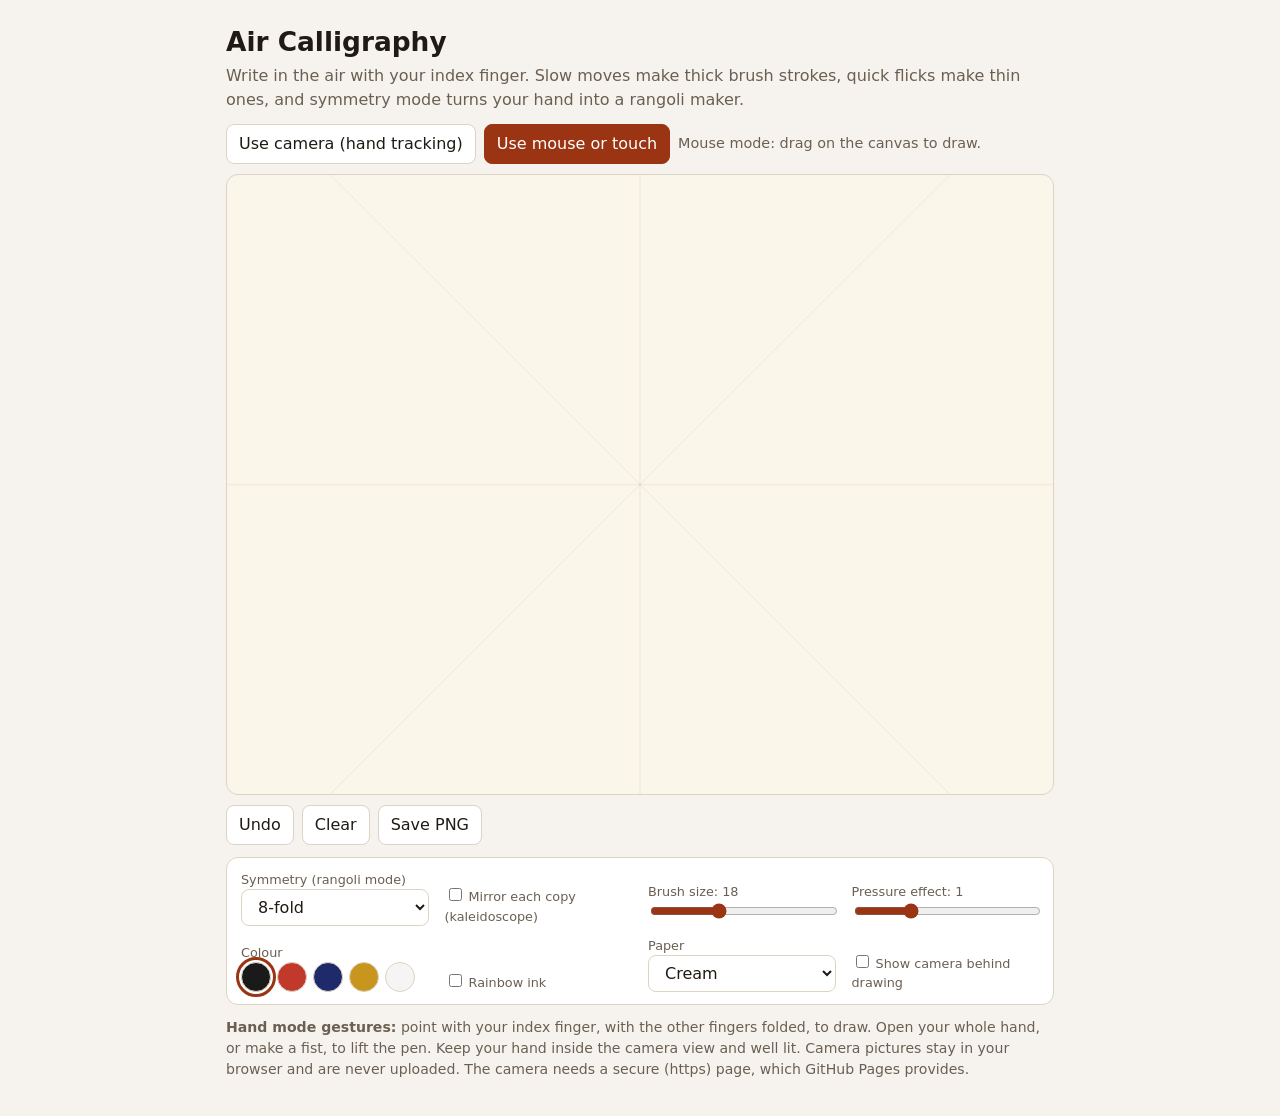
<file: cm_projects/project-five/index.html>
<!DOCTYPE html>
<html lang="en">
<head>
<meta charset="utf-8">
<meta name="viewport" content="width=device-width, initial-scale=1">
<title>Air Calligraphy</title>
<style>
:root{--bg:#f6f3ee;--fg:#1f1a14;--muted:#6a5f52;--card:#fff;--accent:#9a3412;--line:#ddd3c4}
@media (prefers-color-scheme:dark){:root{--bg:#15120f;--fg:#efe7da;--muted:#b0a392;--card:#201b16;--accent:#fb923c;--line:#352d24}}
*{box-sizing:border-box}
body{margin:0;font-family:system-ui,-apple-system,"Segoe UI",Roboto,sans-serif;background:var(--bg);color:var(--fg);line-height:1.5}
.w{max-width:860px;margin:0 auto;padding:0 16px 36px}
h1{margin:22px 0 2px;font-size:1.65rem}
.sub{margin:0 0 12px;color:var(--muted)}
.bar{display:flex;gap:8px;flex-wrap:wrap;align-items:center;margin-bottom:10px}
button,select{font:inherit;padding:7px 12px;border-radius:8px;border:1px solid var(--line);background:var(--card);color:var(--fg);cursor:pointer}
button.on{background:var(--accent);border-color:var(--accent);color:#fff}
.msg{color:var(--muted);font-size:.9rem}
.stage{position:relative;aspect-ratio:4/3;background:#fbf6ea;border-radius:12px;overflow:hidden;border:1px solid var(--line)}
.stage video,.stage canvas{position:absolute;inset:0;width:100%;height:100%}
.stage video{object-fit:cover;transform:scaleX(-1);opacity:0}
.stage.cam video{opacity:.3}
#cur{touch-action:none;cursor:crosshair}
.card{background:var(--card);border:1px solid var(--line);border-radius:12px;padding:12px 14px;margin-top:12px}
.grid{display:grid;grid-template-columns:repeat(auto-fit,minmax(170px,1fr));gap:10px 16px;align-items:end}
.grid label{display:block;font-size:.8rem;color:var(--muted)}
.grid select,.grid input[type=range]{width:100%}
.grid input{accent-color:var(--accent)}
.sw{display:flex;gap:6px}.sw button{width:30px;height:30px;padding:0;border-radius:50%}
.sw button.sel{outline:3px solid var(--accent);outline-offset:2px}
.how{font-size:.88rem;color:var(--muted);margin:12px 0 0}
</style>
</head>
<body>
<div class="w">
  <h1>Air Calligraphy</h1>
  <p class="sub">Write in the air with your index finger. Slow moves make thick brush strokes, quick flicks make thin ones, and symmetry mode turns your hand into a rangoli maker.</p>
  <div class="bar">
    <button id="camBtn">Use camera (hand tracking)</button><button id="mouseBtn" class="on">Use mouse or touch</button><span class="msg" id="status">Mouse mode: drag on the canvas to draw.</span>
  </div>
  <div class="stage" id="stage"><video id="vid" playsinline muted></video><canvas id="ink" width="800" height="600"></canvas><canvas id="cur" width="800" height="600"></canvas></div>
  <div class="bar" style="margin-top:10px"><button id="undo">Undo</button><button id="clear">Clear</button><button id="save">Save PNG</button></div>
  <div class="card"><div class="grid">
    <div><label for="sym">Symmetry (rangoli mode)</label><select id="sym"><option value="1">Off</option><option value="2">2-fold</option><option value="4">4-fold</option><option value="6">6-fold</option><option value="8" selected>8-fold</option><option value="12">12-fold</option></select></div>
    <div><label><input type="checkbox" id="mirror"> Mirror each copy (kaleidoscope)</label></div>
    <div><label for="size">Brush size: <span id="sizeV">18</span></label><input id="size" type="range" min="6" max="40" value="18"></div>
    <div><label for="sens">Pressure effect: <span id="sensV">1</span></label><input id="sens" type="range" min="0.4" max="2.5" step="0.1" value="1"></div>
    <div><label>Colour</label><div class="sw" id="sw"></div></div>
    <div><label><input type="checkbox" id="rainbow"> Rainbow ink</label></div>
    <div><label for="paper">Paper</label><select id="paper"><option value="cream">Cream</option><option value="night">Night</option></select></div>
    <div><label><input type="checkbox" id="showcam"> Show camera behind drawing</label></div>
  </div></div>
  <p class="how"><b>Hand mode gestures:</b> point with your index finger, with the other fingers folded, to draw. Open your whole hand, or make a fist, to lift the pen. Keep your hand inside the camera view and well lit. Camera pictures stay in your browser and are never uploaded. The camera needs a secure (https) page, which GitHub Pages provides.</p>
</div>
<script type="module">
const $ = id => document.getElementById(id), W = 800, H = 600;
const ink = $('ink'), g = ink.getContext('2d'), cur = $('cur').getContext('2d'), vid = $('vid');
const clamp = (v, a, b) => Math.min(b, Math.max(a, v)), lerp = (a, b, t) => a + (b - a) * t;
const O = { mode: 'mouse', N: 8, mirror: false, color: '#1a1a1a', rainbow: false, size: 18, sens: 1, paper: 'cream' };
const PAPER = { cream: '#fbf6ea', night: '#10141f' };
const P = { down: false, x: W / 2, y: H / 2, px: 0, py: 0, mx: 0, my: 0, t: 0, v: 0, w: 10, hue: 0, show: false };
g.lineCap = 'round'; g.lineJoin = 'round';

/* Symmetry: every stroke segment is copied around the centre of the canvas (and optionally mirrored) */
function copies() { const out = []; for (let k = 0; k < O.N; k++) { const a = k * 2 * Math.PI / O.N; out.push([a, false]); if (O.mirror) out.push([a, true]); } return out; }
function tf(p, a, m) { let x = p[0] - W / 2; const y0 = p[1] - H / 2; if (m) x = -x; const c = Math.cos(a), s = Math.sin(a); return [x * c - y0 * s + W / 2, x * s + y0 * c + H / 2]; }
function seg(a, c, b, w, col) {
  g.lineWidth = w; g.strokeStyle = col;
  for (const [ang, m] of copies()) { const A = tf(a, ang, m), C = tf(c, ang, m), B = tf(b, ang, m); g.beginPath(); g.moveTo(A[0], A[1]); g.quadraticCurveTo(C[0], C[1], B[0], B[1]); g.stroke(); }
}
const colour = () => O.rainbow ? `hsl(${(P.hue += 1.2) % 360},80%,50%)` : O.color;

/* Pressure-like width: slow finger = thick stroke, fast finger = thin stroke */
function widthFor(speed) { const k = clamp(speed / 2.2, 0, 1); return lerp(O.size, O.size * 0.12, Math.pow(k, 0.7)); }

/* The pen: smooths the path with quadratic curves between midpoints */
const snaps = []; function snap() { snaps.push(g.getImageData(0, 0, W, H)); if (snaps.length > 16) snaps.splice(1, 1); }
function pen(x, y, t, down) {
  P.x = x; P.y = y; P.show = true;
  if (down) {
    if (!P.down) { P.px = P.mx = x; P.py = P.my = y; P.v = 0; P.w = O.size * 0.6; P.t = t; }
    else {
      const dt = Math.max(8, t - P.t), v = Math.hypot(x - P.px, y - P.py) / dt;
      P.v += (v * O.sens - P.v) * 0.3; P.w += (widthFor(P.v) - P.w) * 0.25;
      const mx = (P.px + x) / 2, my = (P.py + y) / 2;
      seg([P.mx, P.my], [P.px, P.py], [mx, my], P.w, colour());
      P.px = x; P.py = y; P.mx = mx; P.my = my; P.t = t;
    }
  } else if (P.down) snap();
  P.down = down;
}

/* Hand pose from MediaPipe landmarks: pointing = draw, open hand or fist = lift */
const dd = (a, b) => Math.hypot(a.x - b.x, a.y - b.y);
const ext = (L, tip, pip) => dd(L[tip], L[0]) > dd(L[pip], L[0]) * 1.1;
function pose(L) { const i = ext(L, 8, 6), m = ext(L, 12, 10), r = ext(L, 16, 14), p = ext(L, 20, 18); return i && !m && !r && !p ? 'draw' : (i && m && r && p ? 'open' : 'rest'); }
let stable = 'rest', cand = 'rest', count = 0, sm = null, landmarker = null, stream = null, lastVT = -1;
function onHand(res, now) {
  if (res.landmarks && res.landmarks.length) {
    const L = res.landmarks[0], raw = { x: (1 - L[8].x) * W, y: L[8].y * H };
    sm = sm ? { x: lerp(sm.x, raw.x, 0.45), y: lerp(sm.y, raw.y, 0.45) } : raw;
    const c = pose(L); if (c === cand) count++; else { cand = c; count = 1; } if (count >= 2) stable = cand;
    pen(sm.x, sm.y, now, stable === 'draw');
    $('status').textContent = stable === 'draw' ? 'Drawing: slow = thick, fast = thin' : 'Pen up: point with one finger to draw';
  } else { sm = null; stable = 'rest'; cand = 'rest'; count = 0; if (P.down) pen(P.x, P.y, now, false); P.show = false; $('status').textContent = 'No hand seen: show your hand to the camera'; }
}
async function startCamera() {
  $('status').textContent = 'Loading hand tracking (first time takes a few seconds)...';
  try {
    const V = 'https://cdn.jsdelivr.net/npm/@mediapipe/tasks-vision@0.10.14';
    const { HandLandmarker, FilesetResolver } = await import(V);
    const fileset = await FilesetResolver.forVisionTasks(V + '/wasm');
    landmarker = landmarker || await HandLandmarker.createFromOptions(fileset, { baseOptions: { modelAssetPath: 'https://storage.googleapis.com/mediapipe-models/hand_landmarker/hand_landmarker/float16/1/hand_landmarker.task', delegate: 'GPU' }, runningMode: 'VIDEO', numHands: 1 });
    stream = stream || await navigator.mediaDevices.getUserMedia({ video: { width: 640, height: 480, facingMode: 'user' } });
    vid.srcObject = stream; await vid.play(); setMode('hand');
  } catch (e) { setMode('mouse'); $('status').textContent = 'Camera or hand tracking is not available (' + (e.message || e.name) + '). Mouse mode is on instead.'; }
}
function setMode(m) {
  O.mode = m; P.show = false; if (P.down) pen(P.x, P.y, performance.now(), false);
  $('camBtn').classList.toggle('on', m === 'hand'); $('mouseBtn').classList.toggle('on', m === 'mouse');
  if (m === 'mouse') $('status').textContent = 'Mouse mode: drag on the canvas to draw.';
  $('stage').classList.toggle('cam', m === 'hand' && $('showcam').checked);
}
$('camBtn').onclick = startCamera; $('mouseBtn').onclick = () => setMode('mouse');
$('showcam').onchange = () => setMode(O.mode);

/* Mouse and touch */
const pos = e => { const b = cur.canvas.getBoundingClientRect(); return [(e.clientX - b.left) / b.width * W, (e.clientY - b.top) / b.height * H]; };
cur.canvas.addEventListener('pointerdown', e => { if (O.mode !== 'mouse') return; cur.canvas.setPointerCapture(e.pointerId); const [x, y] = pos(e); pen(x, y, performance.now(), true); });
cur.canvas.addEventListener('pointermove', e => { if (O.mode !== 'mouse') return; const [x, y] = pos(e); if (P.down) pen(x, y, performance.now(), true); else { P.x = x; P.y = y; P.show = true; } });
cur.canvas.addEventListener('pointerup', () => { if (O.mode === 'mouse' && P.down) pen(P.x, P.y, performance.now(), false); });
cur.canvas.addEventListener('pointerleave', () => { if (!P.down) P.show = false; });

/* Controls */
const SW = ['#1a1a1a', '#c0392b', '#1f2a6b', '#c8961e', '#f5f5f5'];
SW.forEach((c, i) => { const b = document.createElement('button'); b.style.background = c; b.setAttribute('aria-label', 'Colour ' + c); b.onclick = () => { O.color = c; $('rainbow').checked = false; O.rainbow = false; [...$('sw').children].forEach((x, j) => x.classList.toggle('sel', j === i)); }; $('sw').appendChild(b); });
$('sw').children[0].classList.add('sel');
$('sym').onchange = e => O.N = +e.target.value; $('mirror').onchange = e => O.mirror = e.target.checked; $('rainbow').onchange = e => O.rainbow = e.target.checked;
$('size').oninput = e => { O.size = +e.target.value; $('sizeV').textContent = e.target.value; };
$('sens').oninput = e => { O.sens = +e.target.value; $('sensV').textContent = e.target.value; };
$('paper').onchange = e => { O.paper = e.target.value; $('stage').style.background = PAPER[O.paper]; if (O.paper === 'night' && O.color === SW[0]) $('sw').children[4].click(); if (O.paper === 'cream' && O.color === SW[4]) $('sw').children[0].click(); };
$('undo').onclick = () => { if (snaps.length > 1) { snaps.pop(); g.putImageData(snaps[snaps.length - 1], 0, 0); } };
$('clear').onclick = () => { g.clearRect(0, 0, W, H); snap(); };
$('save').onclick = () => { const c = document.createElement('canvas'); c.width = W; c.height = H; const x = c.getContext('2d'); x.fillStyle = PAPER[O.paper]; x.fillRect(0, 0, W, H); x.drawImage(ink, 0, 0);
  c.toBlob(b => { const a = document.createElement('a'); a.href = URL.createObjectURL(b); a.download = 'air-calligraphy.png'; a.click(); URL.revokeObjectURL(a.href); }); };

/* Main loop: read the hand, then draw the pen cursor and symmetry guides */
function frame() {
  if (O.mode === 'hand' && landmarker && vid.readyState >= 2 && vid.currentTime !== lastVT) { lastVT = vid.currentTime; onHand(landmarker.detectForVideo(vid, performance.now()), performance.now()); }
  cur.clearRect(0, 0, W, H);
  const dark = O.paper === 'night' ? '255,255,255' : '40,30,20';
  if (O.N > 1) { cur.strokeStyle = `rgba(${dark},0.07)`; cur.lineWidth = 1; cur.beginPath(); for (let k = 0; k < O.N; k++) { const a = k * 2 * Math.PI / O.N; cur.moveTo(W / 2, H / 2); cur.lineTo(W / 2 + Math.cos(a) * 500, H / 2 + Math.sin(a) * 500); } cur.stroke(); }
  if (P.show) {
    for (const [ang, m] of copies()) { const q = tf([P.x, P.y], ang, m); cur.beginPath(); cur.arc(q[0], q[1], P.down ? 4 : 3, 0, 6.283); cur.fillStyle = `rgba(${dark},${P.down ? 0.5 : 0.25})`; cur.fill(); }
    cur.beginPath(); cur.arc(P.x, P.y, (P.down ? P.w / 2 : O.size * 0.4) + 5, 0, 6.283); cur.strokeStyle = '#ea580c'; cur.lineWidth = 2; cur.stroke();
  }
  requestAnimationFrame(frame);
}
snap(); frame();
window.__air = { pen, pose, widthFor, copies, tf, O, P };   // exposed for the tests in the README
</script>
</body>
</html>
</file>
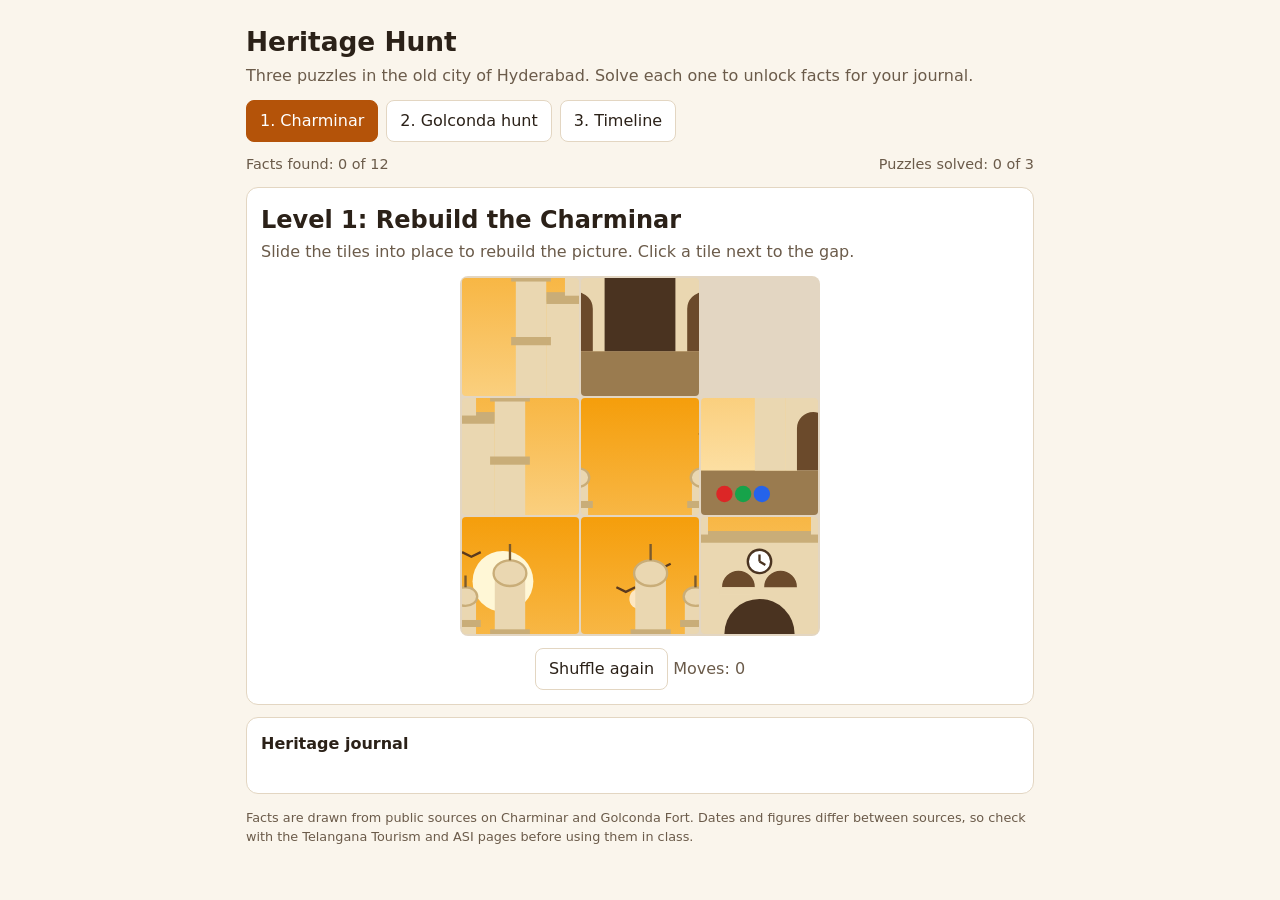
<file: cm_projects/project-four/index.html>
<!DOCTYPE html>
<html lang="en">
<head>
<meta charset="utf-8">
<meta name="viewport" content="width=device-width, initial-scale=1">
<title>Heritage Hunt: Charminar and Golconda</title>
<style>
:root{--bg:#faf5ec;--fg:#2b2118;--muted:#6b5b4a;--card:#fff;--accent:#b45309;--line:#e3d6c2;--ok:#15803d}
@media (prefers-color-scheme:dark){:root{--bg:#17130f;--fg:#f1e8da;--muted:#b3a38e;--card:#221c16;--accent:#f59e0b;--line:#3a3025;--ok:#4ade80}}
*{box-sizing:border-box}
body{margin:0;font-family:system-ui,-apple-system,"Segoe UI",Roboto,sans-serif;background:var(--bg);color:var(--fg);line-height:1.5}
.w{max-width:820px;margin:0 auto;padding:0 16px 40px}
h1{margin:22px 0 2px;font-size:1.65rem}
.sub{margin:0 0 12px;color:var(--muted)}
.tabs{display:flex;gap:8px;flex-wrap:wrap;margin-bottom:12px}
button{font:inherit;padding:8px 13px;border-radius:8px;border:1px solid var(--line);background:var(--card);color:var(--fg);cursor:pointer}
button.on{background:var(--accent);border-color:var(--accent);color:#fff}
button:disabled{opacity:.5;cursor:default}
.card{background:var(--card);border:1px solid var(--line);border-radius:12px;padding:14px;margin-top:12px}
.hud{display:flex;justify-content:space-between;flex-wrap:wrap;gap:8px;color:var(--muted);font-size:.9rem}
.board{display:grid;grid-template-columns:repeat(3,1fr);gap:2px;width:min(92vw,360px);aspect-ratio:1;margin:12px auto;background:var(--line);padding:2px;border-radius:8px}
.board.done{gap:0;padding:0}
.tile{background-size:300% 300%;border:0;border-radius:4px;cursor:pointer;padding:0}
.tile.blank{background:transparent;cursor:default}
.board.done .tile{border-radius:0}
.scene{width:100%;height:auto;display:block;border-radius:10px;border:1px solid var(--line)}
.hot{fill:transparent;cursor:pointer}
.found{fill:none;stroke:#22c55e;stroke-width:3}
@keyframes pulse{0%,100%{stroke-opacity:0}50%{stroke-opacity:1}}
.hint{fill:none;stroke:#fff;stroke-width:4;animation:pulse 1s 4}
.fact{border-left:4px solid var(--accent);padding:6px 12px;margin:8px 0;background:var(--bg);border-radius:0 8px 8px 0}
.ev{display:flex;align-items:center;gap:8px;padding:8px 10px;border:2px solid var(--line);border-radius:8px;margin:6px 0;background:var(--card)}
.ev span{flex:1}.ev.good{border-color:var(--ok)}.ev.bad{border-color:#dc2626}
.hide{display:none}
.msg{min-height:1.4em;color:var(--muted)}
</style>
</head>
<body>
<div class="w">
  <h1>Heritage Hunt</h1>
  <p class="sub">Three puzzles in the old city of Hyderabad. Solve each one to unlock facts for your journal.</p>
  <div class="tabs" id="tabs"></div>
  <div class="hud"><span id="prog"></span><span id="status"></span></div>

  <section id="L0" class="card">
    <h2 style="margin:0">Level 1: Rebuild the Charminar</h2>
    <p class="sub" style="margin:2px 0">Slide the tiles into place to rebuild the picture. Click a tile next to the gap.</p>
    <div class="board" id="board"></div>
    <div style="text-align:center"><button id="shuffle">Shuffle again</button> <span id="moves" class="msg"></span></div>
    <div id="f0"></div>
  </section>

  <section id="L1" class="card hide">
    <h2 style="margin:0">Level 2: Hunt in Golconda Fort</h2>
    <p class="sub" style="margin:2px 0">Five things are hidden in this scene: a gem, the gate’s iron spikes, a cannon, the highest pavilion, and the spot where a clap echoes. Click to find them.</p>
    <svg class="scene" id="scene" viewBox="0 0 800 450" aria-label="Golconda Fort scene"></svg>
    <div style="margin-top:8px"><button id="hintBtn">Hint</button> <span id="found" class="msg"></span></div>
    <div id="f1"></div>
  </section>

  <section id="L2" class="card hide">
    <h2 style="margin:0">Level 3: Put history in order</h2>
    <p class="sub" style="margin:2px 0">Use the arrows to arrange these events from earliest to latest.</p>
    <div id="events"></div>
    <button id="check">Check order</button> <span id="tmsg" class="msg"></span>
    <div id="f2"></div>
  </section>

  <div class="card" id="journal"><b>Heritage journal</b><div id="jlist" class="msg">Solve a puzzle to add your first fact.</div></div>
  <p class="sub" style="font-size:.8rem;margin-top:14px">Facts are drawn from public sources on Charminar and Golconda Fort. Dates and figures differ between sources, so check with the Telangana Tourism and ASI pages before using them in class.</p>
</div>
<script>
const $ = id => document.getElementById(id);
const FACTS = {
  c1: 'Charminar means “Four Minarets”. Sultan Muhammad Quli Qutb Shah, the fifth Qutb Shahi ruler, built it in 1591.',
  c2: 'He built it after moving his capital from Golconda to the new city of Hyderabad. Many accounts say it marks the end of a plague.',
  c3: 'It is built of granite, limestone, mortar and powdered marble. Laad Bazaar, famous for bangles, and the Mecca Masjid are close by.',
  g1: 'Golconda’s mines, such as Kollur, are linked to famous diamonds like the Hope Diamond. The Koh-i-Noor is traditionally associated with them, but its exact origin is debated.',
  g2: 'The main gate, Fateh Darwaza (Victory Gate), has giant iron spikes to stop war elephants from battering it down. Its name recalls Aurangzeb’s army marching in.',
  g3: 'The fort has eight gates and 87 bastions, and its outer wall is roughly 7 km long. It was built to outlast sieges.',
  g4: 'The Bala Hissar pavilion, at the highest point of the fort, is about a kilometre from the main gate.',
  g5: 'A clap at a particular spot under the dome of Fateh Darwaza can be heard at Bala Hissar, nearly a kilometre away. It is said to have worked as an early-warning system.',
  t1: 'Early 1500s: the Qutb Shahi dynasty begins, and Golconda (Telugu for “shepherds’ hill”) is its capital.',
  t2: '1591: Hyderabad is founded and Charminar is built by Muhammad Quli Qutb Shah.',
  t3: '1687: Aurangzeb takes Golconda after a siege of about eight months, ending Qutb Shahi rule.',
  t4: '1889: clocks are added on all four sides of Charminar.'
};
const TOTAL = Object.keys(FACTS).length, got = new Set(), done = [false, false, false];
function unlock(ids, box) {
  ids.forEach(i => got.add(i));
  if (box) $(box).innerHTML = ids.map(i => `<div class="fact">${FACTS[i]}</div>`).join('');
  $('jlist').innerHTML = [...got].map(i => `<div class="fact">${FACTS[i]}</div>`).join('');
  $('prog').textContent = `Facts found: ${got.size} of ${TOTAL}`;
  $('status').textContent = done.every(Boolean) ? 'All three puzzles complete. Well done, heritage detective!' : `Puzzles solved: ${done.filter(Boolean).length} of 3`;
}
const NAMES = ['1. Charminar', '2. Golconda hunt', '3. Timeline'];
NAMES.forEach((n, i) => { const b = document.createElement('button'); b.textContent = n; b.onclick = () => go(i); $('tabs').appendChild(b); });
function go(i) { [0, 1, 2].forEach(k => { $('L' + k).classList.toggle('hide', k !== i); $('tabs').children[k].classList.toggle('on', k === i); }); }

/* LEVEL 1: sliding puzzle with a drawn Charminar */
const CH = `<svg xmlns='http://www.w3.org/2000/svg' viewBox='0 0 300 300'><defs><linearGradient id='s' x1='0' y1='0' x2='0' y2='1'><stop offset='0' stop-color='#f59e0b'/><stop offset='1' stop-color='#fde8b8'/></linearGradient></defs>
<rect width='300' height='300' fill='url(#s)'/><circle cx='235' cy='55' r='26' fill='#fff7d6'/><circle cx='50' cy='70' r='9' fill='#fff' opacity='.7'/>
<path d='M30 60l8 4 8-4M60 40l8 4 8-4M200 30l8 4 8-4' stroke='#5b3a1e' fill='none' stroke-width='2'/>
<rect y='262' width='300' height='38' fill='#9a7b4f'/>
<rect x='72' y='120' width='156' height='142' fill='#ead7b1'/><rect x='72' y='112' width='156' height='10' fill='#c9ad78'/>
<path d='M120 262v-62a30 30 0 0 1 60 0v62z' fill='#4a3320'/><path d='M82 262v-36a14 14 0 0 1 28 0v36zM190 262v-36a14 14 0 0 1 28 0v36z' fill='#6b4a2b'/>
<path d='M118 160a14 14 0 0 1 28 0zM154 160a14 14 0 0 1 28 0z' fill='#6b4a2b'/><rect x='116' y='160' width='30' height='6' fill='#ead7b1'/>
<circle cx='150' cy='138' r='10' fill='#fff' stroke='#4a3320' stroke-width='2'/><path d='M150 138v-6M150 138l5 3' stroke='#4a3320' stroke-width='2'/>
<g fill='#ead7b1'><rect x='46' y='50' width='26' height='212'/><rect x='228' y='50' width='26' height='212'/><rect x='88' y='70' width='18' height='45'/><rect x='194' y='70' width='18' height='45'/></g>
<g fill='#c9ad78'><rect x='42' y='96' width='34' height='7'/><rect x='42' y='150' width='34' height='7'/><rect x='224' y='96' width='34' height='7'/><rect x='224' y='150' width='34' height='7'/><rect x='84' y='88' width='26' height='6'/><rect x='190' y='88' width='26' height='6'/></g>
<g fill='#ead7b1' stroke='#c9ad78' stroke-width='2'><ellipse cx='59' cy='48' rx='14' ry='11'/><ellipse cx='241' cy='48' rx='14' ry='11'/><ellipse cx='97' cy='68' rx='10' ry='8'/><ellipse cx='203' cy='68' rx='10' ry='8'/></g>
<g stroke='#7a5a2e' stroke-width='2'><path d='M59 37v-14M241 37v-14M97 60v-10M203 60v-10'/></g>
<g fill='#dc2626'><circle cx='20' cy='282' r='7'/><circle cx='36' cy='282' r='7' fill='#16a34a'/><circle cx='52' cy='282' r='7' fill='#2563eb'/><circle cx='248' cy='282' r='7' fill='#16a34a'/><circle cx='264' cy='282' r='7' fill='#dc2626'/><circle cx='280' cy='282' r='7' fill='#7c3aed'/></g></svg>`;
const IMG = `url("data:image/svg+xml,${encodeURIComponent(CH)}")`;
let tiles = [], moves = 0, solved = false;
const SOLVED = [1, 2, 3, 4, 5, 6, 7, 8, 0];
function neighbours(i) { const r = Math.floor(i / 3), c = i % 3, n = []; if (r > 0) n.push(i - 3); if (r < 2) n.push(i + 3); if (c > 0) n.push(i - 1); if (c < 2) n.push(i + 1); return n; }
function mix() { tiles = SOLVED.slice(); let last = -1, z = 8; for (let k = 0; k < 120; k++) { const opts = neighbours(z).filter(x => x !== last); const m = opts[Math.floor(Math.random() * opts.length)]; [tiles[z], tiles[m]] = [tiles[m], tiles[z]]; last = z; z = m; } if (tiles.join() === SOLVED.join()) mix(); }
function drawBoard() {
  $('board').classList.toggle('done', solved); $('board').innerHTML = '';
  tiles.forEach((t, i) => {
    const b = document.createElement('button'); const v = (solved && t === 0) ? 9 : t, x = v ? (v - 1) % 3 : 0, y = v ? Math.floor((v - 1) / 3) : 0;
    b.className = 'tile' + (v === 0 ? ' blank' : ''); b.setAttribute('aria-label', v ? 'Tile ' + v : 'Empty space');
    if (v) { b.style.backgroundImage = IMG; b.style.backgroundPosition = `${x * 50}% ${y * 50}%`; }
    b.onclick = () => tap(i); $('board').appendChild(b);
  });
  $('moves').textContent = solved ? `Solved in ${moves} moves!` : `Moves: ${moves}`;
}
function tap(i) {
  if (solved) return; const z = tiles.indexOf(0); if (!neighbours(i).includes(z)) return;
  [tiles[i], tiles[z]] = [tiles[z], tiles[i]]; moves++;
  if (tiles.join() === SOLVED.join()) { solved = true; done[0] = true; unlock(['c1', 'c2', 'c3'], 'f0'); }
  drawBoard();
}
$('shuffle').onclick = () => { solved = false; moves = 0; $('f0').innerHTML = ''; mix(); drawBoard(); };

/* LEVEL 2: hidden-object hunt */
const SPOTS = [['g1', 625, 398, 'a hidden gem'], ['g2', 155, 360, 'the iron spikes'], ['g3', 486, 246, 'the cannon'], ['g4', 400, 108, 'the Bala Hissar pavilion'], ['g5', 155, 300, 'the clapping spot']];
const crenels = Array.from({ length: 21 }, (_, i) => `<rect x='${240 + i * 15}' y='238' width='9' height='12'/>`).join('');
const bastions = [240, 320, 400, 480, 560].map(x => `<circle cx='${x}' cy='305' r='22'/>`).join('');
const spikes = [0, 1, 2].flatMap(r => [0, 1, 2].map(c => `<path d='M${134 + c * 18} ${345 + r * 16}l5 -10l5 10z'/>`)).join('');
$('scene').innerHTML = `<defs><linearGradient id='gs' x1='0' y1='0' x2='0' y2='1'><stop offset='0' stop-color='#fcd34d'/><stop offset='1' stop-color='#fff1c9'/></linearGradient></defs>
<rect width='800' height='450' fill='url(#gs)'/><circle cx='660' cy='80' r='38' fill='#fff7d6'/>
<path d='M0 330Q150 240 300 300T600 270T800 320V450H0z' fill='#c8a470'/>
<path d='M120 450L400 160L700 450z' fill='#9a7a4f'/>
<g fill='#8d6e46'><rect x='240' y='250' width='320' height='80'/>${crenels}</g><g fill='#7c5f3c'>${bastions}</g>
<rect x='330' y='150' width='140' height='100' fill='#a88358'/><rect x='375' y='120' width='50' height='32' fill='#b8946a'/>
<g fill='#4a3320'><rect x='382' y='128' width='8' height='20'/><rect x='396' y='128' width='8' height='20'/><rect x='410' y='128' width='8' height='20'/></g><circle cx='400' cy='116' r='13' fill='#c9a574'/><path d='M400 103v-12' stroke='#5b3a1e' stroke-width='3'/>
<g transform='translate(466 240) rotate(-12)'><rect width='48' height='12' rx='5' fill='#2a2a2a'/></g><circle cx='488' cy='256' r='9' fill='#3d2f22'/>
<rect x='108' y='282' width='94' height='110' fill='#8c6a43'/><path d='M126 392v-50a29 29 0 0 1 58 0v50z' fill='#4a3320'/><path d='M126 282a29 29 0 0 1 58 0z' fill='#a88358'/>
<g fill='#2a1d12'>${spikes}</g>
<g fill='none' stroke='#7c5f3c' stroke-width='2'><path d='M140 300a15 15 0 0 1 30 0'/><path d='M130 306a25 25 0 0 1 50 0'/></g>
<ellipse cx='600' cy='415' rx='60' ry='24' fill='#7a6040'/><ellipse cx='655' cy='420' rx='40' ry='18' fill='#6a5236'/><ellipse cx='700' cy='405' rx='34' ry='14' fill='#7f6544'/>
<path d='M625 386l11 10l-11 16l-11-16z' fill='#8ee3f5' stroke='#5fc4d8'/>
<rect y='430' width='800' height='20' fill='#8a6a43'/>` + SPOTS.map(([id, x, y]) => `<circle class='hot' id='h_${id}' cx='${x}' cy='${y}' r='28'/>`).join('');
const foundSpots = new Set(); let ac;
function clap() { ac = ac || new (window.AudioContext || window.webkitAudioContext)(); [[0, .5], [.7, .15]].forEach(([d, v]) => { const n = ac.sampleRate * .25, b = ac.createBuffer(1, n, ac.sampleRate), a = b.getChannelData(0); for (let i = 0; i < n; i++) a[i] = (Math.random() * 2 - 1) * Math.pow(1 - i / n, 4); const s = ac.createBufferSource(), g = ac.createGain(); s.buffer = b; g.gain.value = v; s.connect(g); g.connect(ac.destination); s.start(ac.currentTime + d); }); }
function drawFound() {
  $('found').textContent = `Found ${foundSpots.size} of ${SPOTS.length}` + (foundSpots.size === SPOTS.length ? '. Level complete!' : '');
  $('f1').innerHTML = [...foundSpots].map(i => `<div class="fact">${FACTS[i]}</div>`).join('');
}
SPOTS.forEach(([id, x, y, label]) => $('h_' + id).addEventListener('click', () => {
  if (foundSpots.has(id)) return; foundSpots.add(id);
  $('scene').insertAdjacentHTML('beforeend', `<circle class='found' cx='${x}' cy='${y}' r='28'/>`);
  if (id === 'g5') { try { clap(); } catch (e) { /* sound is optional */ } }
  unlock([id]); drawFound();
  if (foundSpots.size === SPOTS.length) { done[1] = true; unlock([]); }
}));
$('hintBtn').onclick = () => {
  const left = SPOTS.filter(s => !foundSpots.has(s[0])); if (!left.length) return; const [, x, y] = left[Math.floor(Math.random() * left.length)];
  const c = document.createElementNS('http://www.w3.org/2000/svg', 'circle'); c.setAttribute('class', 'hint'); c.setAttribute('cx', x); c.setAttribute('cy', y); c.setAttribute('r', 34);
  $('scene').appendChild(c); setTimeout(() => c.remove(), 4200);
};

/* LEVEL 3: timeline */
const EV = [['t1', 'Qutb Shahi dynasty begins; Golconda is its capital'], ['t2', 'Hyderabad is founded and Charminar is built'], ['t3', 'Aurangzeb captures Golconda after a long siege'], ['t4', 'Clocks are added to the four sides of Charminar']];
let order = EV.map(e => e[0]); do { order.sort(() => Math.random() - 0.5); } while (order.join() === EV.map(e => e[0]).join());
function drawEvents(res) {
  $('events').innerHTML = '';
  order.forEach((id, i) => {
    const d = document.createElement('div'); d.className = 'ev' + (res ? (res[i] ? ' good' : ' bad') : '');
    d.innerHTML = `<span>${EV.find(e => e[0] === id)[1]}</span>`;
    [['▲', -1], ['▼', 1]].forEach(([s, k]) => { const b = document.createElement('button'); b.textContent = s; b.setAttribute('aria-label', k < 0 ? 'Move up' : 'Move down'); b.disabled = done[2] || i + k < 0 || i + k >= order.length;
      b.onclick = () => { [order[i], order[i + k]] = [order[i + k], order[i]]; $('tmsg').textContent = ''; drawEvents(); }; d.appendChild(b); });
    $('events').appendChild(d);
  });
}
$('check').onclick = () => {
  const res = order.map((id, i) => id === EV[i][0]); drawEvents(res);
  if (res.every(Boolean)) { done[2] = true; $('tmsg').textContent = 'Correct! The timeline is complete.'; unlock(EV.map(e => e[0]), 'f2'); drawEvents(res); }
  else $('tmsg').textContent = `${res.filter(Boolean).length} of 4 in the right place. Keep trying!`;
};

mix(); drawBoard(); drawEvents(); drawFound(); unlock([]); go(0);
</script>
</body>
</html>
</file>
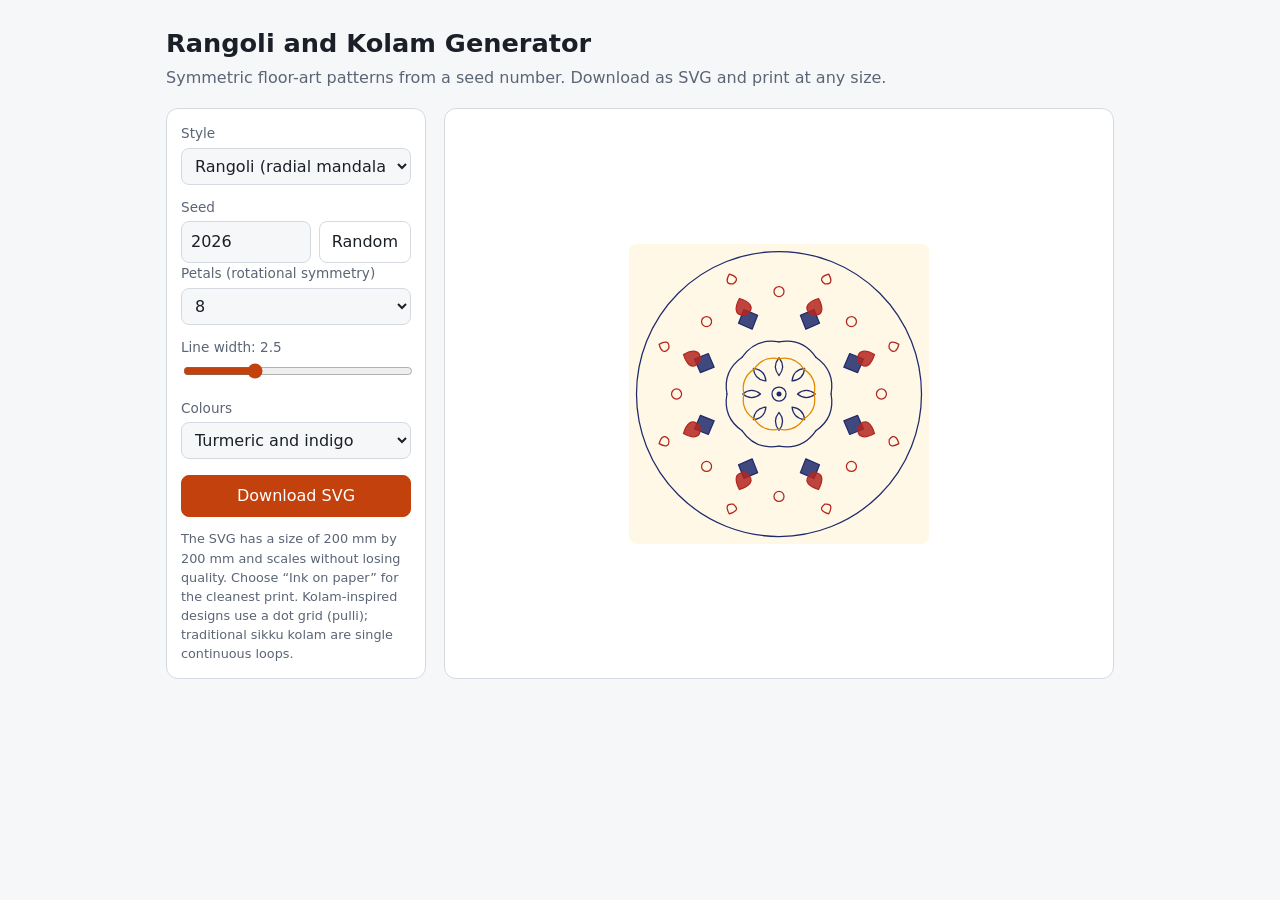
<file: cm_projects/project-one/index.html>
<!DOCTYPE html>
<html lang="en">
<head>
<meta charset="utf-8">
<meta name="viewport" content="width=device-width, initial-scale=1">
<title>Rangoli and Kolam Generator</title>
<style>
:root{--bg:#f6f7f9;--fg:#1b1f27;--muted:#5b6575;--card:#fff;--accent:#c2410c;--line:#d5dae1}
@media (prefers-color-scheme:dark){:root{--bg:#12151b;--fg:#e8ebf0;--muted:#9aa5b5;--card:#1b2028;--accent:#fb923c;--line:#2c333f}}
*{box-sizing:border-box}
body{margin:0;font-family:system-ui,-apple-system,"Segoe UI",Roboto,sans-serif;background:var(--bg);color:var(--fg);line-height:1.5}
header,.wrap{max-width:980px;margin:0 auto;padding:0 16px}
header{padding-top:24px}
h1{margin:0 0 4px;font-size:1.6rem}
header p{margin:0;color:var(--muted)}
.wrap{display:grid;grid-template-columns:260px 1fr;gap:18px;margin-top:18px;padding-bottom:36px}
@media (max-width:720px){.wrap{grid-template-columns:1fr}}
.panel,.stage{background:var(--card);border:1px solid var(--line);border-radius:12px;padding:14px}
.panel label{display:block;font-size:.85rem;color:var(--muted);margin:12px 0 4px}
.panel label:first-child{margin-top:0}
select,input[type=number]{width:100%;padding:7px 9px;border:1px solid var(--line);border-radius:8px;background:var(--bg);color:var(--fg);font:inherit}
input[type=range]{width:100%;accent-color:var(--accent)}
.row{display:flex;gap:8px}
button{font:inherit;padding:8px 12px;border-radius:8px;border:1px solid var(--line);background:var(--card);color:var(--fg);cursor:pointer}
button.primary{background:var(--accent);border-color:var(--accent);color:#fff;width:100%;margin-top:16px}
button:hover{border-color:var(--accent)}
.stage{display:flex;align-items:center;justify-content:center}
#art svg{display:block;width:100%;max-width:640px;height:auto;border-radius:8px}
.note{color:var(--muted);font-size:.8rem;margin:12px 0 0}
.hide{display:none}
</style>
</head>
<body>
<header>
  <h1>Rangoli and Kolam Generator</h1>
  <p>Symmetric floor-art patterns from a seed number. Download as SVG and print at any size.</p>
</header>
<div class="wrap">
  <section class="panel" aria-label="Controls">
    <label for="style">Style</label>
    <select id="style"><option value="rangoli">Rangoli (radial mandala)</option><option value="kolam">Kolam-inspired (dot grid)</option></select>

    <label for="seed">Seed</label>
    <div class="row"><input id="seed" type="number" value="2026" min="0" max="999999"><button id="rand" title="New random seed">Random</button></div>

    <div id="rangoliOpts">
      <label for="sym">Petals (rotational symmetry)</label>
      <select id="sym"><option>6</option><option selected>8</option><option>10</option><option>12</option><option>16</option></select>
    </div>
    <div id="kolamOpts" class="hide">
      <label for="size">Dot grid size: <span id="sizeV">5</span></label>
      <input id="size" type="range" min="3" max="8" value="5">
      <label for="mirror">Mirror symmetry</label>
      <select id="mirror"><option value="4">4-fold</option><option value="8">8-fold</option></select>
    </div>

    <label for="lw">Line width: <span id="lwV">2.5</span></label>
    <input id="lw" type="range" min="1" max="6" step="0.5" value="2.5">

    <label for="pal">Colours</label>
    <select id="pal"></select>

    <button class="primary" id="dl">Download SVG</button>
    <p class="note">The SVG has a size of 200 mm by 200 mm and scales without losing quality. Choose “Ink on paper” for the cleanest print. Kolam-inspired designs use a dot grid (pulli); traditional sikku kolam are single continuous loops.</p>
  </section>
  <section class="stage"><div id="art"></div></section>
</div>

<script>
const $ = id => document.getElementById(id);
const f = n => +n.toFixed(2);
const PALETTES = {
  'Turmeric and indigo': { bg: '#fff8e7', cols: ['#1f2a6b', '#e08a00', '#b3261e'] },
  'Rose and teal':       { bg: '#fff5f7', cols: ['#c2185b', '#00796b', '#f9a825'] },
  'Festival':            { bg: '#fffdf5', cols: ['#d81b60', '#1e88e5', '#43a047', '#fb8c00', '#8e24aa'] },
  'Night rangoli':       { bg: '#101426', cols: ['#ffd54f', '#ff8a65', '#4dd0e1', '#f48fb1'] },
  'Ink on paper':        { bg: '#ffffff', cols: ['#111111'] }
};
Object.keys(PALETTES).forEach(k => $('pal').add(new Option(k, k)));

// Seeded random numbers: the same seed always gives the same pattern
function mulberry32(a) {
  return () => { a |= 0; a = a + 0x6D2B79F5 | 0; let t = Math.imul(a ^ a >>> 15, 1 | a);
    t = t + Math.imul(t ^ t >>> 7, 61 | t) ^ t; return ((t ^ t >>> 14) >>> 0) / 4294967296; };
}
const pick = (rnd, arr) => arr[Math.floor(rnd() * arr.length)];

/* RANGOLI: draw one wedge element per ring, then rotate it N times */
function rangoli(rnd, o) {
  const N = o.sym, R = 6 + Math.floor(rnd() * 4), step = Math.PI * 2 / N, out = [];
  for (let k = 0; k < R; k++) {
    const gap = 235 / R, r = 38 + k * gap + (rnd() * 6 - 3), L = gap * (0.6 + rnd() * 0.7), w = L * (0.25 + rnd() * 0.25);
    const kind = Math.floor(rnd() * 6), col = pick(rnd, o.cols), filled = rnd() < 0.5;
    const off = rnd() < 0.5 ? step / 2 : 0, p = w * 0.6;
    let d, solid = filled;
    if (kind === 0) d = `M${f(r)} 0Q${f(r + L / 2)} ${f(w)} ${f(r + L)} 0Q${f(r + L / 2)} ${f(-w)} ${f(r)} 0Z`;
    else if (kind === 1) d = `M${f(r)} 0C${f(r + L * .2)} ${f(w * 1.6)} ${f(r + L * .7)} ${f(w * .8)} ${f(r + L)} 0C${f(r + L * .7)} ${f(-w * .8)} ${f(r + L * .2)} ${f(-w * 1.6)} ${f(r)} 0Z`;
    else if (kind === 2) d = `M${f(r - p)} 0a${f(p)} ${f(p)} 0 1 0 ${f(2 * p)} 0a${f(p)} ${f(p)} 0 1 0 ${f(-2 * p)} 0Z`;
    else if (kind === 3) { const x = r * Math.cos(step / 2), y = r * Math.sin(step / 2); d = `M${f(x)} ${f(-y)}Q${f(r + L * .6)} 0 ${f(x)} ${f(y)}`; solid = false; }
    else if (kind === 4) d = `M${f(r)} 0L${f(r + L / 2)} ${f(w)}L${f(r + L)} 0L${f(r + L / 2)} ${f(-w)}Z`;
    else { d = `M${f(r)} 0L${f(r + L)} 0`; solid = false; }
    for (let i = 0; i < N; i++)
      out.push(`<path transform="rotate(${f((i * step + off) * 180 / Math.PI)})" d="${d}" stroke="${col}" fill="${solid ? col : 'none'}" fill-opacity="0.85"/>`);
  }
  out.push(`<circle r="14" stroke="${o.cols[0]}" fill="none"/><circle r="5" fill="${o.cols[0]}" stroke="none"/>`);
  out.push(`<circle r="285" stroke="${o.cols[0]}" fill="none"/>`);
  return out.join('');
}

/* KOLAM-INSPIRED: design one quadrant (or octant) of a dot grid, then mirror it */
function kolam(rnd, o) {
  const n = o.size, s = Math.min(42, 250 / n), cell = [], octant = o.mirror === 8;
  for (let i = 0; i <= n; i++) for (let j = 0; j <= n - i; j++) {
    if (octant && i > j) continue;
    const x = i * s, y = j * s, rr = s * 0.34, c = pick(rnd, o.cols), t = Math.floor(rnd() * 5);
    const link = (x2, y2, bx, by) => cell.push(`<path d="M${f(x)} ${f(y)}Q${f(bx)} ${f(by)} ${f(x2)} ${f(y2)}" stroke="${pick(rnd, o.cols)}"/>`);
    const b = (rnd() < 0.5 ? -1 : 1) * s * 0.3;
    if (rnd() < 0.6 && i + 1 + j <= n && (!octant || i + 1 <= j)) link(x + s, y, x + s / 2, y + b);
    if (rnd() < 0.6 && i + j + 1 <= n) link(x, y + s, x + b, y + s / 2);
    if (rnd() < 0.3 && i + j + 2 <= n) link(x + s, y + s, x + s / 2 - b * 0.7, y + s / 2 + b * 0.7);
    if (t === 1) cell.push(`<circle cx="${f(x)}" cy="${f(y)}" r="${f(rr)}" stroke="${c}"/>`);
    if (t === 2) cell.push(`<path d="M${f(x)} ${f(y - rr)}Q${f(x + rr * 1.4)} ${f(y - rr * 1.4)} ${f(x + rr)} ${f(y)}Q${f(x + rr * 1.4)} ${f(y + rr * 1.4)} ${f(x)} ${f(y + rr)}Q${f(x - rr * 1.4)} ${f(y + rr * 1.4)} ${f(x - rr)} ${f(y)}Q${f(x - rr * 1.4)} ${f(y - rr * 1.4)} ${f(x)} ${f(y - rr)}Z" stroke="${c}"/>`);
    if (t === 3) cell.push(`<path d="M${f(x)} ${f(y - rr)}L${f(x + rr)} ${f(y)}L${f(x)} ${f(y + rr)}L${f(x - rr)} ${f(y)}Z" stroke="${c}"/>`);
    cell.push(`<circle cx="${f(x)}" cy="${f(y)}" r="2.6" fill="${o.cols[0]}" stroke="none"/>`);
  }
  const body = cell.join('');
  const mats = [];
  for (const sx of [1, -1]) for (const sy of [1, -1]) {
    mats.push(`${sx} 0 0 ${sy} 0 0`);
    if (octant) mats.push(`0 ${sy} ${sx} 0 0 0`);
  }
  return mats.map(m => `<g transform="matrix(${m})">${body}</g>`).join('');
}

function build() {
  const style = $('style').value, seed = Number($('seed').value) || 0, pal = PALETTES[$('pal').value];
  const o = { cols: pal.cols, sym: Number($('sym').value), size: Number($('size').value), mirror: Number($('mirror').value) };
  const rnd = mulberry32(seed);
  const art = style === 'rangoli' ? rangoli(rnd, o) : kolam(rnd, o);
  const sw = $('lw').value;
  return `<svg xmlns="http://www.w3.org/2000/svg" viewBox="0 0 600 600"><rect width="600" height="600" fill="${pal.bg}"/>` +
    `<g transform="translate(300 300)" fill="none" stroke-width="${sw}" stroke-linecap="round" stroke-linejoin="round">${art}</g></svg>`;
}

let current = '';
function render() {
  const isR = $('style').value === 'rangoli';
  $('rangoliOpts').classList.toggle('hide', !isR);
  $('kolamOpts').classList.toggle('hide', isR);
  $('sizeV').textContent = $('size').value; $('lwV').textContent = $('lw').value;
  current = build();
  $('art').innerHTML = current;
}
function download() {
  const svg = current.replace('<svg ', '<svg width="200mm" height="200mm" ');
  const a = document.createElement('a');
  a.href = URL.createObjectURL(new Blob([svg], { type: 'image/svg+xml' }));
  a.download = `${$('style').value}-seed${$('seed').value}.svg`;
  a.click(); URL.revokeObjectURL(a.href);
}
['style', 'seed', 'sym', 'size', 'mirror', 'lw', 'pal'].forEach(id => $(id).addEventListener('input', render));
$('rand').onclick = () => { $('seed').value = Math.floor(Math.random() * 999999); render(); };
$('dl').onclick = download;
render();
</script>
</body>
</html>
</file>
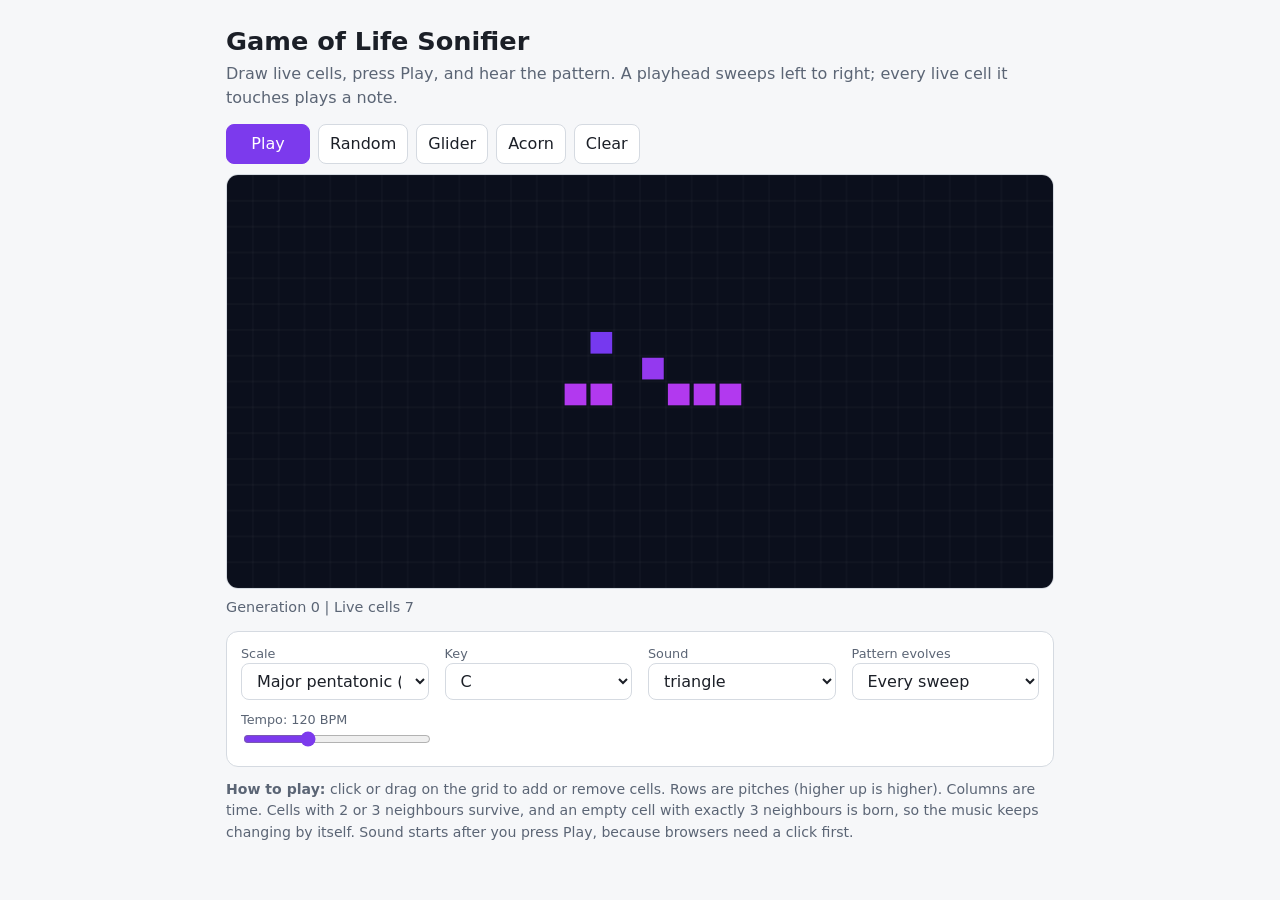
<file: cm_projects/project-three/index.html>
<!DOCTYPE html>
<html lang="en">
<head>
<meta charset="utf-8">
<meta name="viewport" content="width=device-width, initial-scale=1">
<title>Game of Life Sonifier</title>
<style>
:root{--bg:#f6f7f9;--fg:#1b1f27;--muted:#5b6575;--card:#fff;--accent:#7c3aed;--line:#d5dae1}
@media (prefers-color-scheme:dark){:root{--bg:#12151b;--fg:#e8ebf0;--muted:#9aa5b5;--card:#1b2028;--accent:#a78bfa;--line:#2c333f}}
*{box-sizing:border-box}
body{margin:0;font-family:system-ui,-apple-system,"Segoe UI",Roboto,sans-serif;background:var(--bg);color:var(--fg);line-height:1.5}
.w{max-width:860px;margin:0 auto;padding:0 16px 30px}
h1{margin:22px 0 2px;font-size:1.6rem}
.sub{margin:0 0 14px;color:var(--muted)}
.bar{display:flex;gap:8px;flex-wrap:wrap;align-items:center;margin-bottom:10px}
select,button{font:inherit;padding:7px 11px;border-radius:8px;border:1px solid var(--line);background:var(--card);color:var(--fg);cursor:pointer}
button.main{background:var(--accent);border-color:var(--accent);color:#fff;min-width:84px}
canvas{width:100%;height:auto;display:block;border-radius:12px;border:1px solid var(--line);touch-action:none;cursor:crosshair}
.card{background:var(--card);border:1px solid var(--line);border-radius:12px;padding:12px 14px;margin-top:12px}
.grid{display:grid;grid-template-columns:repeat(auto-fit,minmax(170px,1fr));gap:10px 16px}
.grid label{display:block;font-size:.8rem;color:var(--muted)}
.grid select,.grid input{width:100%}
.grid input{accent-color:var(--accent)}
.stats{font-size:.9rem;color:var(--muted);margin-top:8px}
.how{font-size:.88rem;color:var(--muted);margin:12px 0 0}
</style>
</head>
<body>
<div class="w">
  <h1>Game of Life Sonifier</h1>
  <p class="sub">Draw live cells, press Play, and hear the pattern. A playhead sweeps left to right; every live cell it touches plays a note.</p>
  <div class="bar">
    <button class="main" id="play">Play</button>
    <button id="rand">Random</button><button id="glider">Glider</button><button id="acorn">Acorn</button><button id="clear">Clear</button>
  </div>
  <canvas id="cv" width="800" height="400"></canvas>
  <div class="stats" id="stats"></div>
  <div class="card"><div class="grid">
    <div><label for="scale">Scale</label><select id="scale"></select></div>
    <div><label for="root">Key</label><select id="root"></select></div>
    <div><label for="wave">Sound</label><select id="wave"><option>triangle</option><option>sine</option><option>square</option><option>sawtooth</option></select></div>
    <div><label for="evo">Pattern evolves</label><select id="evo"><option value="0">Never (loop)</option><option value="4">Every 4 steps</option><option value="32" selected>Every sweep</option><option value="64">Every 2 sweeps</option></select></div>
    <div><label for="bpm">Tempo: <span id="bpmV">120</span> BPM</label><input id="bpm" type="range" min="60" max="240" value="120"></div>
  </div></div>
  <p class="how"><b>How to play:</b> click or drag on the grid to add or remove cells. Rows are pitches (higher up is higher). Columns are time. Cells with 2 or 3 neighbours survive, and an empty cell with exactly 3 neighbours is born, so the music keeps changing by itself. Sound starts after you press Play, because browsers need a click first.</p>
</div>
<script>
const $ = id => document.getElementById(id), cv = $('cv'), ctx2d = cv.getContext('2d');
const COLS = 32, ROWS = 16, CS = 25;
let grid = Array.from({ length: ROWS }, () => new Uint8Array(COLS)), gen = 0;

// Scales are lists of semitone steps above the key note
const SCALES = { 'Major pentatonic (Mohanam / Bhupali)': [0, 2, 4, 7, 9], 'Minor pentatonic': [0, 3, 5, 7, 10], 'Malkauns / Hindolam': [0, 3, 5, 8, 10],
  'Hamsadhwani': [0, 2, 4, 7, 11], 'Major': [0, 2, 4, 5, 7, 9, 11], 'Whole tone': [0, 2, 4, 6, 8, 10] };
Object.keys(SCALES).forEach(k => $('scale').add(new Option(k, k)));
['C', 'D', 'E', 'F', 'G', 'A', 'B'].forEach((n, i) => $('root').add(new Option(n, [0, 2, 4, 5, 7, 9, 11][i])));
const freqOf = row => {               // row 0 is the top row, which is the highest note
  const sc = SCALES[$('scale').value], i = ROWS - 1 - row;
  const semis = sc[i % sc.length] + 12 * Math.floor(i / sc.length) + Number($('root').value);
  return 130.81 * Math.pow(2, semis / 12);   // C3 is 130.81 Hz
};

/* Game of Life: B3/S23 on a grid that wraps around the edges */
function evolve() {
  const next = grid.map(r => new Uint8Array(r));
  for (let r = 0; r < ROWS; r++) for (let c = 0; c < COLS; c++) {
    let n = 0;
    for (let dr = -1; dr <= 1; dr++) for (let dc = -1; dc <= 1; dc++)
      if (dr || dc) n += grid[(r + dr + ROWS) % ROWS][(c + dc + COLS) % COLS];
    next[r][c] = grid[r][c] ? (n === 2 || n === 3 ? 1 : 0) : (n === 3 ? 1 : 0);
  }
  grid = next; gen++;
}
const place = cells => { grid.forEach(r => r.fill(0)); const r0 = Math.floor(ROWS / 2) - 2, c0 = Math.floor(COLS / 2) - 3; cells.forEach(([r, c]) => grid[(r0 + r) % ROWS][(c0 + c) % COLS] = 1); gen = 0; stats(); };
$('rand').onclick = () => { grid.forEach(r => r.forEach((_, c) => r[c] = Math.random() < 0.22 ? 1 : 0)); gen = 0; stats(); };
$('glider').onclick = () => place([[0, 1], [1, 2], [2, 0], [2, 1], [2, 2]]);
$('acorn').onclick = () => place([[0, 1], [1, 3], [2, 0], [2, 1], [2, 4], [2, 5], [2, 6]]);
$('clear').onclick = () => { grid.forEach(r => r.fill(0)); gen = 0; stats(); };

/* Sound: a small lookahead scheduler keeps the beat steady */
let ac, master, playing = false, col = 0, steps = 0, nextTime = 0, timer, queue = [], playCol = -1;
function initAudio() {
  ac = new (window.AudioContext || window.webkitAudioContext)();
  master = ac.createGain(); master.gain.value = 0.7;
  const comp = ac.createDynamicsCompressor(), delay = ac.createDelay(), fb = ac.createGain(), wet = ac.createGain();
  delay.delayTime.value = 0.3; fb.gain.value = 0.3; wet.gain.value = 0.25;      // a gentle echo
  master.connect(comp); master.connect(delay); delay.connect(fb); fb.connect(delay); delay.connect(wet); wet.connect(comp); comp.connect(ac.destination);
}
function note(freq, t, vol) {
  const o = ac.createOscillator(), g = ac.createGain();
  o.type = $('wave').value; o.frequency.value = freq;
  g.gain.setValueAtTime(0.0001, t); g.gain.exponentialRampToValueAtTime(vol, t + 0.01); g.gain.exponentialRampToValueAtTime(0.0001, t + 0.45);
  o.connect(g); g.connect(master); o.start(t); o.stop(t + 0.5);
}
function playColumn(c, t) {
  let rows = []; for (let r = 0; r < ROWS; r++) if (grid[r][c]) rows.push(r);
  rows.sort(() => Math.random() - 0.5); rows = rows.slice(0, 5);                // at most 5 notes at once
  rows.forEach(r => note(freqOf(r), t, 0.3 / Math.sqrt(rows.length)));
}
function scheduler() {
  while (nextTime < ac.currentTime + 0.12) {
    playColumn(col, nextTime); queue.push({ t: nextTime, c: col });
    col = (col + 1) % COLS; steps++;
    const n = Number($('evo').value); if (n && steps % n === 0) evolve();
    nextTime += 60 / $('bpm').value / 4;                                        // sixteenth notes
  }
  timer = setTimeout(scheduler, 25);
}
$('play').onclick = () => {
  if (!ac) initAudio(); ac.resume();
  playing = !playing; $('play').textContent = playing ? 'Pause' : 'Play';
  if (playing) { nextTime = ac.currentTime + 0.05; scheduler(); } else { clearTimeout(timer); queue = []; playCol = -1; }
};
$('bpm').oninput = () => $('bpmV').textContent = $('bpm').value;

/* Drawing and painting cells with the mouse or finger */
let paint = null;
const cellAt = e => { const b = cv.getBoundingClientRect(); return [Math.floor((e.clientY - b.top) / b.height * ROWS), Math.floor((e.clientX - b.left) / b.width * COLS)]; };
const setCell = e => { const [r, c] = cellAt(e); if (r >= 0 && r < ROWS && c >= 0 && c < COLS && grid[r][c] !== paint) { grid[r][c] = paint; stats(); } };
cv.addEventListener('pointerdown', e => { const [r, c] = cellAt(e); paint = grid[r][c] ? 0 : 1; cv.setPointerCapture(e.pointerId); setCell(e); });
cv.addEventListener('pointermove', e => paint !== null && setCell(e));
cv.addEventListener('pointerup', () => paint = null);
function stats() { let n = 0; grid.forEach(r => r.forEach(v => n += v)); $('stats').textContent = `Generation ${gen}  |  Live cells ${n}`; }
function draw() {
  if (ac) while (queue.length && queue[0].t <= ac.currentTime) playCol = queue.shift().c;
  ctx2d.fillStyle = '#0b0f1c'; ctx2d.fillRect(0, 0, 800, 400);
  ctx2d.strokeStyle = 'rgba(255,255,255,0.05)'; ctx2d.beginPath();
  for (let i = 0; i <= COLS; i++) { ctx2d.moveTo(i * CS, 0); ctx2d.lineTo(i * CS, 400); } for (let i = 0; i <= ROWS; i++) { ctx2d.moveTo(0, i * CS); ctx2d.lineTo(800, i * CS); } ctx2d.stroke();
  if (playCol >= 0) { ctx2d.fillStyle = 'rgba(255,255,255,0.10)'; ctx2d.fillRect(playCol * CS, 0, CS, 400); }
  for (let r = 0; r < ROWS; r++) for (let c = 0; c < COLS; c++) if (grid[r][c]) {
    const hot = c === playCol; ctx2d.fillStyle = `hsl(${200 + r * 10},85%,${hot ? 78 : 58}%)`;
    if (hot) { ctx2d.shadowColor = ctx2d.fillStyle; ctx2d.shadowBlur = 14; }
    ctx2d.fillRect(c * CS + 2, r * CS + 2, CS - 4, CS - 4); ctx2d.shadowBlur = 0;
  }
  if (playing) stats();
  requestAnimationFrame(draw);
}
$('acorn').click(); draw();
</script>
</body>
</html>
</file>
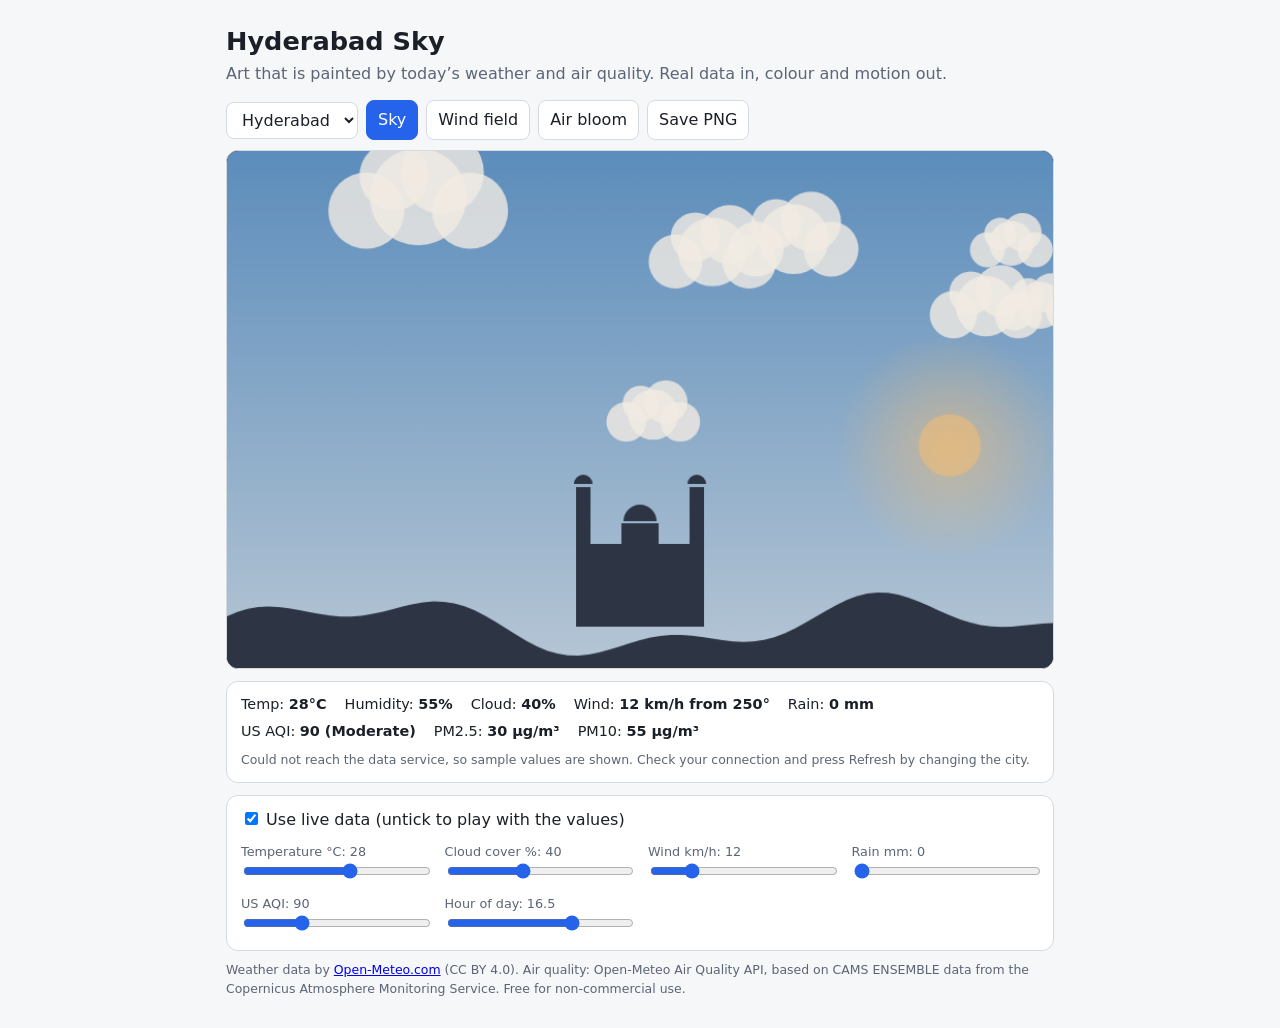
<file: cm_projects/project-two/index.html>
<!DOCTYPE html>
<html lang="en">
<head>
<meta charset="utf-8">
<meta name="viewport" content="width=device-width, initial-scale=1">
<title>Hyderabad Sky: data-driven art</title>
<style>
:root{--bg:#f6f7f9;--fg:#1b1f27;--muted:#5b6575;--card:#fff;--accent:#2563eb;--line:#d5dae1}
@media (prefers-color-scheme:dark){:root{--bg:#12151b;--fg:#e8ebf0;--muted:#9aa5b5;--card:#1b2028;--accent:#60a5fa;--line:#2c333f}}
*{box-sizing:border-box}
body{margin:0;font-family:system-ui,-apple-system,"Segoe UI",Roboto,sans-serif;background:var(--bg);color:var(--fg);line-height:1.5}
.w{max-width:860px;margin:0 auto;padding:0 16px}
h1{margin:22px 0 2px;font-size:1.6rem}
.sub{margin:0 0 14px;color:var(--muted)}
.bar{display:flex;gap:8px;flex-wrap:wrap;align-items:center;margin-bottom:10px}
select,button{font:inherit;padding:7px 11px;border-radius:8px;border:1px solid var(--line);background:var(--card);color:var(--fg);cursor:pointer}
button.on{background:var(--accent);border-color:var(--accent);color:#fff}
canvas{width:100%;height:auto;display:block;border-radius:12px;border:1px solid var(--line);background:#000}
.card{background:var(--card);border:1px solid var(--line);border-radius:12px;padding:12px 14px;margin-top:12px}
.grid{display:grid;grid-template-columns:repeat(auto-fit,minmax(150px,1fr));gap:8px 16px}
.grid label{display:block;font-size:.8rem;color:var(--muted)}
.grid input{width:100%;accent-color:var(--accent)}
.data{display:flex;flex-wrap:wrap;gap:6px 18px;font-size:.9rem}
.data b{font-weight:600}
.small{font-size:.78rem;color:var(--muted);margin:10px 0 30px}
</style>
</head>
<body>
<div class="w">
  <h1>Hyderabad Sky</h1>
  <p class="sub">Art that is painted by today’s weather and air quality. Real data in, colour and motion out.</p>
  <div class="bar">
    <select id="city" aria-label="City"></select>
    <button data-p="0" class="on">Sky</button><button data-p="1">Wind field</button><button data-p="2">Air bloom</button>
    <button id="save">Save PNG</button>
  </div>
  <canvas id="cv" width="800" height="500"></canvas>
  <div class="card"><div class="data" id="data"></div><div class="small" id="status" style="margin:8px 0 0"></div></div>
  <div class="card">
    <label><input type="checkbox" id="live" checked> Use live data (untick to play with the values)</label>
    <div class="grid" style="margin-top:10px" id="sliders"></div>
  </div>
  <p class="small">Weather data by <a href="https://open-meteo.com/">Open-Meteo.com</a> (CC BY 4.0). Air quality: Open-Meteo Air Quality API, based on CAMS ENSEMBLE data from the Copernicus Atmosphere Monitoring Service. Free for non-commercial use.</p>
</div>
<script>
const $ = id => document.getElementById(id), cv = $('cv'), ctx = cv.getContext('2d'), W = 800, H = 500;
const clamp = (v, a, b) => Math.min(b, Math.max(a, v)), lerp = (a, b, t) => a + (b - a) * t, TAU = Math.PI * 2;
const mix = (a, b, t) => a.map((v, i) => Math.round(lerp(v, b[i], t))), rgb = c => `rgb(${c[0]},${c[1]},${c[2]})`;
const rng = a => () => { a |= 0; a = a + 0x6D2B79F5 | 0; let t = Math.imul(a ^ a >>> 15, 1 | a); t = t + Math.imul(t ^ t >>> 7, 61 | t) ^ t; return ((t ^ t >>> 14) >>> 0) / 4294967296; };
const CITIES = { Hyderabad: [17.385, 78.4867], Delhi: [28.6139, 77.209], Mumbai: [19.076, 72.8777], Chennai: [13.0827, 80.2707], Bengaluru: [12.9716, 77.5946], Kolkata: [22.5726, 88.3639] };
Object.keys(CITIES).forEach(c => $('city').add(new Option(c, c)));

// The numbers that drive every artwork (sample values until live data arrives)
const S = { temp: 28, hum: 55, cloud: 40, wind: 12, dir: 250, rain: 0, aqi: 90, pm25: 30, pm10: 55, hour: 16.5, src: 'sample' };
const SL = [['temp', 'Temperature °C', 5, 45, 1], ['cloud', 'Cloud cover %', 0, 100, 1], ['wind', 'Wind km/h', 0, 60, 1], ['rain', 'Rain mm', 0, 10, 0.5], ['aqi', 'US AQI', 0, 300, 1], ['hour', 'Hour of day', 0, 24, 0.25]];
$('sliders').innerHTML = SL.map(([k, n, a, b, s]) => `<div><label>${n}: <span id="v_${k}"></span></label><input type="range" id="s_${k}" min="${a}" max="${b}" step="${s}"></div>`).join('');
const sync = () => SL.forEach(([k]) => { $('s_' + k).value = S[k]; $('v_' + k).textContent = S[k]; });
SL.forEach(([k]) => $('s_' + k).addEventListener('input', e => { $('live').checked = false; S[k] = +e.target.value; S.src = 'manual'; sync(); showData(); }));

function showData() {
  const AQ = aqCat(S.aqi);
  $('data').innerHTML = [['Temp', S.temp + '°C'], ['Humidity', S.hum + '%'], ['Cloud', S.cloud + '%'], ['Wind', S.wind + ' km/h from ' + S.dir + '°'], ['Rain', S.rain + ' mm'], ['US AQI', S.aqi + ' (' + AQ[1] + ')'], ['PM2.5', S.pm25 + ' µg/m³'], ['PM10', S.pm10 + ' µg/m³']].map(([a, b]) => `<span>${a}: <b>${b}</b></span>`).join('');
}
async function load() {
  const [lat, lon] = CITIES[$('city').value];
  $('status').textContent = 'Loading live data…';
  try {
    const w = await (await fetch(`https://api.open-meteo.com/v1/forecast?latitude=${lat}&longitude=${lon}&current=temperature_2m,relative_humidity_2m,precipitation,cloud_cover,wind_speed_10m,wind_direction_10m&timezone=auto`)).json();
    const a = await (await fetch(`https://air-quality-api.open-meteo.com/v1/air-quality?latitude=${lat}&longitude=${lon}&current=us_aqi,pm2_5,pm10&timezone=auto`)).json();
    const c = w.current, q = a.current || {}, r = (v, d = 0) => Math.round(v * 10 ** d) / 10 ** d;
    if (!$('live').checked) { $('status').textContent = 'Live data loaded, but you are in manual mode.'; return; }
    Object.assign(S, { temp: r(c.temperature_2m), hum: r(c.relative_humidity_2m), cloud: r(c.cloud_cover), wind: r(c.wind_speed_10m), dir: r(c.wind_direction_10m),
      rain: r(c.precipitation, 1), aqi: r(q.us_aqi ?? S.aqi), pm25: r(q.pm2_5 ?? S.pm25, 1), pm10: r(q.pm10 ?? S.pm10, 1), src: 'live' });
    const t = c.time.split('T')[1].split(':'); S.hour = +t[0] + t[1] / 60;
    $('status').textContent = 'Live data for ' + $('city').value + ', observed ' + c.time.replace('T', ' ') + ' local time.';
  } catch (e) { $('status').textContent = 'Could not reach the data service, so sample values are shown. Check your connection and press Refresh by changing the city.'; }
  sync(); showData();
}
$('city').onchange = () => { $('live').checked = true; load(); };
$('live').onchange = () => { if ($('live').checked) load(); };
setInterval(() => $('live').checked && load(), 15 * 60 * 1000);

/* PIECE 1: SKY. Colour from hour and clouds, haze from AQI, clouds drift with the wind, rain from precipitation */
let clouds = [], drops = [];
function skyPiece(t) {
  const alt = Math.sin(Math.PI * (S.hour - 6) / 12), night = [[8, 12, 40], [27, 42, 90]], twi = [[70, 50, 110], [240, 140, 80]], day = [[61, 143, 224], [191, 224, 255]];
  let top, bot;
  if (alt > 0) { const k = clamp(alt * 3, 0, 1); top = mix(twi[0], day[0], k); bot = mix(twi[1], day[1], k); }
  else { const k = clamp(1 + alt * 4, 0, 1); top = mix(night[0], twi[0], k); bot = mix(night[1], twi[1], k); }
  const g = clamp(S.cloud / 100, 0, 1) * (alt > 0 ? 0.5 : 0.25); top = mix(top, [120, 128, 140], g); bot = mix(bot, [150, 156, 166], g);
  const sky = ctx.createLinearGradient(0, 0, 0, H); sky.addColorStop(0, rgb(top)); sky.addColorStop(1, rgb(bot)); ctx.fillStyle = sky; ctx.fillRect(0, 0, W, H);
  // sun or moon
  const dt = ((S.hour - 6 + 24) % 24) / 12, sx = (dt % 1) * W, sy = H * 0.78 - Math.sin(Math.PI * (dt % 1)) * H * 0.55, sun = dt <= 1;
  const vis = clamp(1 - S.cloud * 0.007 - S.aqi * 0.0015, 0.15, 1), warm = clamp((S.temp - 15) / 30, 0, 1);
  const gl = ctx.createRadialGradient(sx, sy, 5, sx, sy, 110); const col = sun ? mix([255, 235, 170], [255, 150, 60], warm) : [220, 230, 255];
  gl.addColorStop(0, `rgba(${col},${0.9 * vis})`); gl.addColorStop(1, `rgba(${col},0)`); ctx.fillStyle = gl; ctx.fillRect(sx - 120, sy - 120, 240, 240);
  ctx.fillStyle = `rgba(${col},${vis})`; ctx.beginPath(); ctx.arc(sx, sy, sun ? 30 : 22, 0, TAU); ctx.fill();
  // clouds
  const n = S.cloud > 3 ? Math.round(S.cloud / 100 * 14) + 1 : 0, r = rng(7);
  if (clouds.length !== n) clouds = Array.from({ length: n }, () => ({ x: r() * W, y: 30 + r() * 230, s: 0.6 + r() * 1.1 }));
  const vx = Math.sin((S.dir + 180) * Math.PI / 180) * S.wind * 0.02, ccol = alt > 0 ? (S.rain > 0 ? [135, 140, 150] : [255, 255, 255]) : [95, 105, 135];
  for (const c of clouds) {
    c.x = (c.x + vx + 1.0 * 0 + W + 160) % (W + 160) - 80; ctx.fillStyle = `rgba(${ccol},0.8)`;
    for (const [dx, dy, rr] of [[0, 0, 28], [30, 8, 22], [-30, 8, 22], [14, -14, 24], [-14, -12, 20]]) { ctx.beginPath(); ctx.arc(c.x + dx * c.s, c.y + dy * c.s, rr * c.s, 0, TAU); ctx.fill(); }
  }
  // rain
  const nd = S.rain > 0 ? Math.min(300, 60 + S.rain * 60) : 0; while (drops.length < 300) drops.push({ x: Math.random() * W, y: Math.random() * H });
  ctx.strokeStyle = 'rgba(200,220,255,0.55)'; ctx.lineWidth = 1.2; ctx.beginPath();
  for (let i = 0; i < nd; i++) { const d = drops[i]; d.y += 9; d.x += vx * 8; if (d.y > H) { d.y = -10; d.x = Math.random() * W; } ctx.moveTo(d.x, d.y); ctx.lineTo(d.x + vx * 3, d.y + 12); } ctx.stroke();
  // haze from air pollution
  ctx.fillStyle = `rgba(176,146,102,${clamp(S.aqi / 300, 0, 1) * 0.6})`; ctx.fillRect(0, 0, W, H);
  // Charminar-style silhouette and Deccan hills
  const dark = rgb(mix(bot, [10, 12, 25], 0.8)); ctx.fillStyle = dark; ctx.beginPath(); ctx.moveTo(0, H);
  for (let x = 0; x <= W; x += 10) ctx.lineTo(x, H - 40 - 22 * Math.sin(x * 0.012) - 12 * Math.sin(x * 0.031 + 1)); ctx.lineTo(W, H); ctx.fill();
  const cx = W / 2; ctx.fillRect(cx - 55, H - 120, 110, 80); ctx.fillRect(cx - 18, H - 140, 36, 20);
  for (const dx of [-62, 48]) { ctx.fillRect(cx + dx, H - 175, 14, 135); ctx.beginPath(); ctx.arc(cx + dx + 7, H - 178, 9, Math.PI, 0); ctx.fill(); }
  ctx.beginPath(); ctx.arc(cx, H - 142, 16, Math.PI, 0); ctx.fill();
}

/* PIECE 2: WIND FIELD. Direction and speed from the wind, colour from temperature, mood from AQI */
let pts = [];
function windPiece(t, first) {
  const bg = mix([10, 14, 30], [62, 46, 30], clamp(S.aqi / 300, 0, 1));
  if (first || !pts.length) { pts = Array.from({ length: 900 }, () => ({ x: Math.random() * W, y: Math.random() * H })); ctx.fillStyle = rgb(bg); ctx.fillRect(0, 0, W, H); }
  ctx.fillStyle = `rgba(${bg},0.07)`; ctx.fillRect(0, 0, W, H);
  const hue = lerp(210, 5, clamp((S.temp - 10) / 32, 0, 1)), th = (S.dir + 180) * Math.PI / 180, base = Math.atan2(-Math.cos(th), Math.sin(th));
  const sp = 0.6 + S.wind * 0.07, wob = 0.5 + S.wind / 40, light = 62 - S.aqi / 12;
  ctx.lineWidth = 1.3; ctx.strokeStyle = `hsla(${hue},85%,${light}%,0.55)`; ctx.beginPath();
  for (const p of pts) {
    const a = base + (Math.sin(p.x * 0.008 + t * 0.0003) + Math.cos(p.y * 0.011 - t * 0.0002)) * wob, nx = p.x + Math.cos(a) * sp * 2, ny = p.y + Math.sin(a) * sp * 2;
    ctx.moveTo(p.x, p.y); ctx.lineTo(nx, ny); p.x = nx; p.y = ny;
    if (p.x < 0 || p.x > W || p.y < 0 || p.y > H) { p.x = Math.random() * W; p.y = Math.random() * H; }
  } ctx.stroke();
}

/* PIECE 3: AIR BLOOM. Rings breathe with the wind, specks are PM2.5, colour is the AQI category */
const AQC = [[50, 'Good', '#00e400'], [100, 'Moderate', '#e6d800'], [150, 'Unhealthy for sensitive groups', '#ff7e00'], [200, 'Unhealthy', '#ff2a2a'], [300, 'Very unhealthy', '#b05bbd'], [999, 'Hazardous', '#c1123b']];
const aqCat = v => AQC.find(c => v <= c[0]) || AQC[5];
const rs = rng(11), specks = Array.from({ length: 500 }, () => ({ r: 40 + rs() * 300, a: rs() * TAU, s: 0.0005 + rs() * 0.002, z: 1 + rs() * 2 }));
function bloomPiece(t) {
  const cat = aqCat(S.aqi), colr = cat[2]; ctx.fillStyle = '#0b0f1c'; ctx.fillRect(0, 0, W, H);
  const br = 0.0008 + S.wind * 0.00004; ctx.lineWidth = 2.5;
  for (let i = 0; i < 7; i++) { ctx.strokeStyle = colr; ctx.globalAlpha = 0.75 - i * 0.08; ctx.beginPath(); ctx.arc(W / 2, H / 2, 40 + i * 28 + Math.sin(t * br + i * 0.6) * 10, 0, TAU); ctx.stroke(); }
  ctx.globalAlpha = 0.85; ctx.fillStyle = colr; const n = Math.min(500, Math.round(S.pm25 * 4 + 20));
  for (let i = 0; i < n; i++) { const s = specks[i]; s.a += s.s * (1 + S.wind / 10); ctx.beginPath(); ctx.arc(W / 2 + Math.cos(s.a) * s.r * 1.2, H / 2 + Math.sin(s.a) * s.r * 0.75, s.z, 0, TAU); ctx.fill(); }
  ctx.globalAlpha = 1; ctx.fillStyle = '#fff'; ctx.textAlign = 'center'; ctx.font = '700 44px system-ui,sans-serif'; ctx.fillText(Math.round(S.aqi), W / 2, H / 2 + 10);
  ctx.font = '16px system-ui,sans-serif'; ctx.fillText('US AQI: ' + cat[1], W / 2, H / 2 + 36);
}

let piece = 0, first = true;
document.querySelectorAll('[data-p]').forEach(b => b.onclick = () => { piece = +b.dataset.p; first = true; document.querySelectorAll('[data-p]').forEach(x => x.classList.toggle('on', x === b)); });
$('save').onclick = () => cv.toBlob(b => { const a = document.createElement('a'); a.href = URL.createObjectURL(b); a.download = `hyderabad-sky-${['sky', 'wind', 'bloom'][piece]}.png`; a.click(); URL.revokeObjectURL(a.href); });
function frame(t) { [skyPiece, windPiece, bloomPiece][piece](t, first); first = false; requestAnimationFrame(frame); }
sync(); showData(); load(); requestAnimationFrame(frame);
</script>
</body>
</html>
</file>
